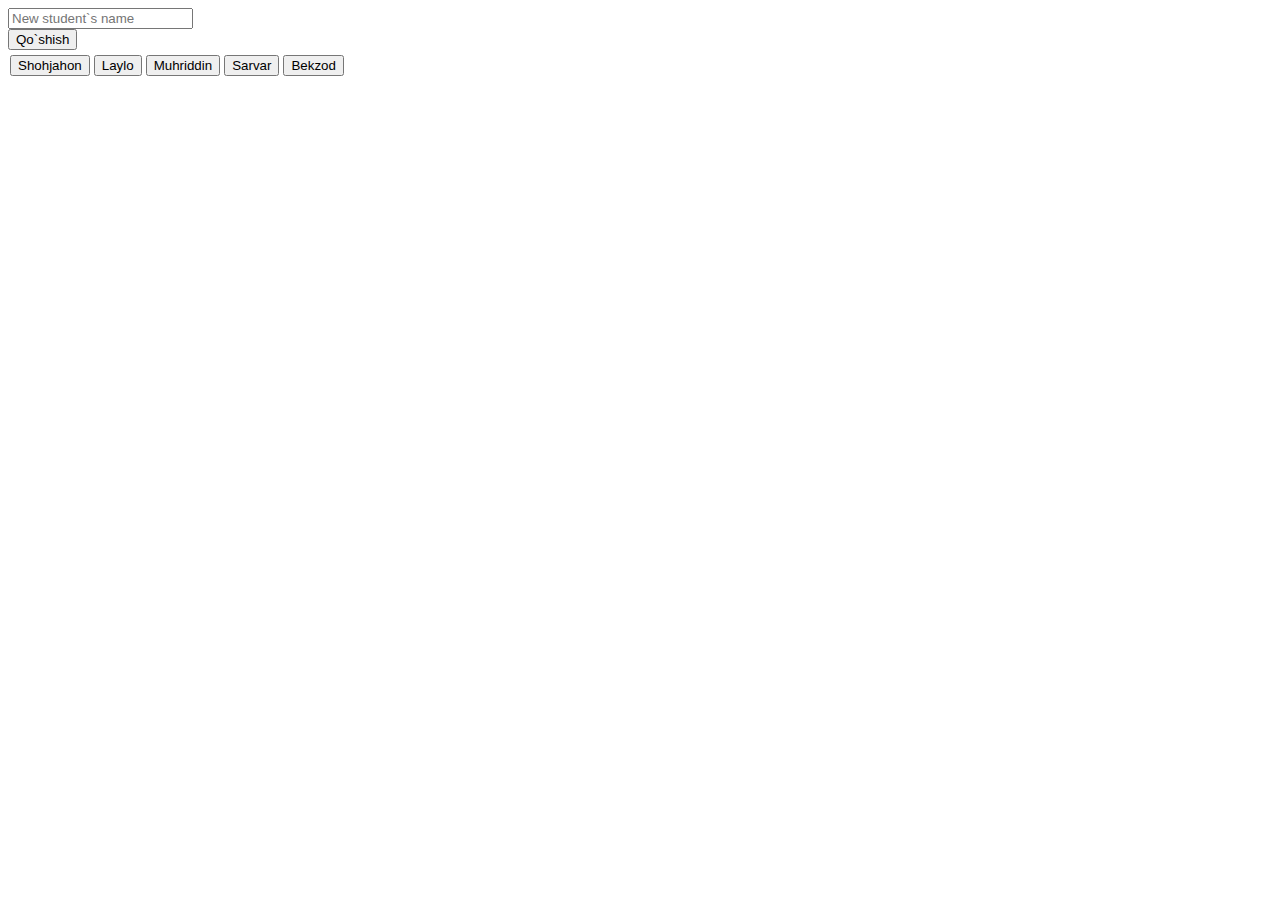
<file: GULSANAM(2)/gulsanam/js_darslari/index.html>
<!DOCTYPE html>
<html lang="en">
<head>
    <meta charset="UTF-8">
    <meta name="viewport" content="width=device-width, initial-scale=1.0">
    <title></title>
</head>
<body>
    <div>
        <input type="text" id="studentName" value="" placeholder="New student`s name"><br>
        <button onclick="addStudent()">Qo`shish</button>
        <div id="studentBox"></div>
    </div>
    <script src="./main.js"></script>
</body>
 </html>
</file>
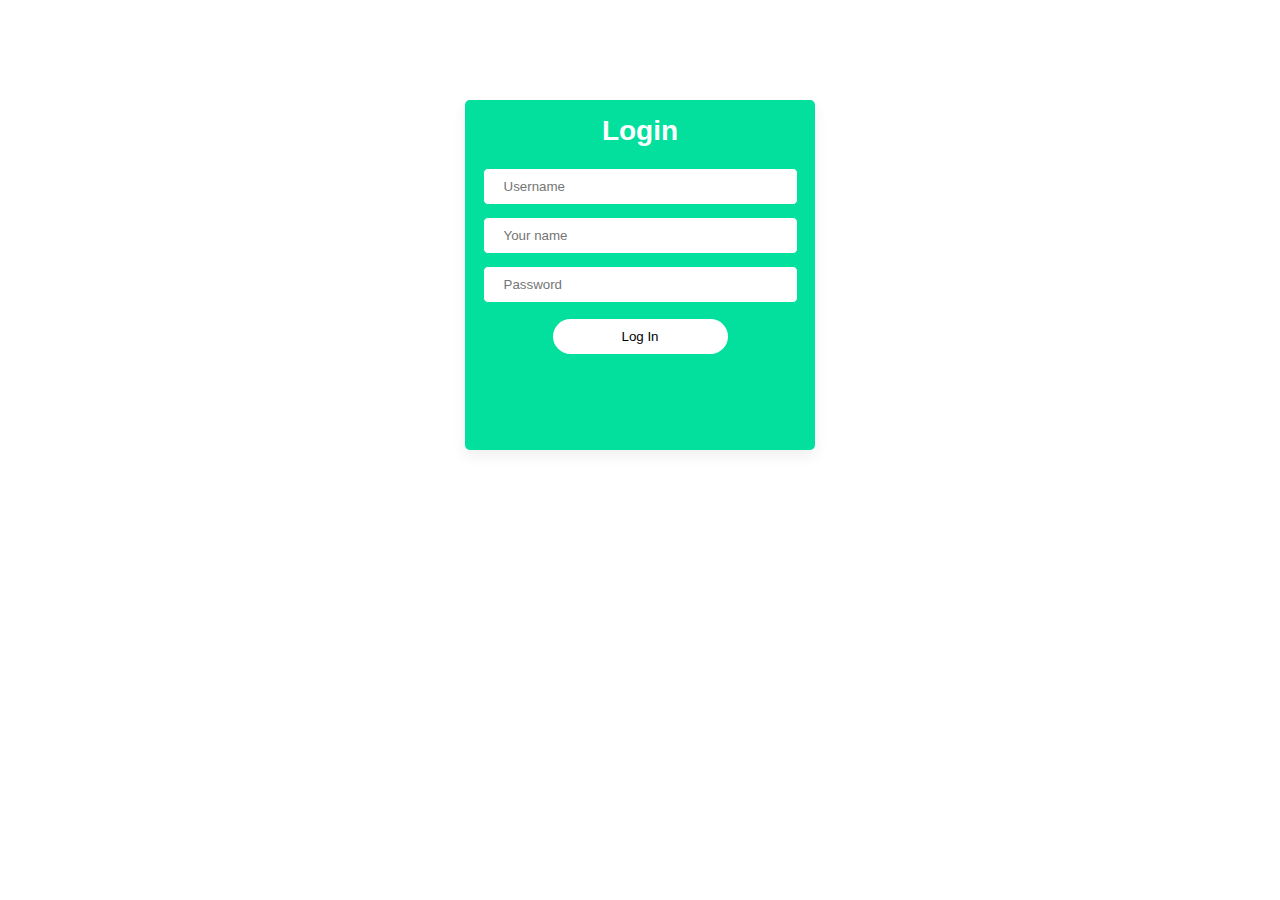
<file: GULSANAM(2)/gulsanam/login/index.html>
<!DOCTYPE html>
<html lang="en">
<head>
    <meta charset="UTF-8">
    <meta name="viewport" content="width=device-width, initial-scale=1.0">
    <title>Login</title>
    <style>
        *{
            margin: 0;
            padding: 0;
            box-sizing: border-box;
        }
        .container{
            width: 100%;
            height: 100vh;
            display: flex;
            flex-direction: column;
            align-items: center;
        }

        .form-box{
            width: 350px;
            height: 350px;
            margin-top: 100px;
            background: #03e09d;
            border: none;
            border-radius: 5px;
            box-shadow: 0 6px 15px #efefef;
            display: flex;
            flex-direction: column;
            align-items: center;
            text-align: center;
        
        }

        .title{
            font-size: 28px;
            color: #ffffff;
            margin: 15px auto;
            font-family: sans-serif;
        }

        .info-box{
            width: 90%;
            margin: 6px 5%;
            display: flex;
            justify-content: center;
            align-items: center;
        }

        input {
            width: 100%;
            padding: 10px 20px;
            border: 1px solid #03e09d;
            outline: none;
            border-radius: 5px;
        }

        .login-btn{
            padding: 10px 20px;
            background: white;
            border: none;
            border-radius: 30px;
            outline: none;
            width: 50%;
            margin-top: 10px;
            cursor: pointer;
            display: flex;
            align-items: center;
            justify-content: center;
        }

.loader {
  width: 15px;
  margin: auto 5px;
  padding: 2px;
  aspect-ratio: 1;
  border-radius: 50%;
  background: #25b09b;
  --_m: 
    conic-gradient(#0000 10%,#000),
    linear-gradient(#000 0 0) content-box;
  -webkit-mask: var(--_m);
          mask: var(--_m);
  -webkit-mask-composite: source-out;
          mask-composite: subtract;
  animation: l3 1s infinite linear;
}
@keyframes l3 {to{transform: rotate(1turn)}}
.hidden{
    display: none;
}
    </style>
</head>
<body>
    <div class="container">
        <form action="" class="form-box">
            <h1 class="title">Login</h1>

            <div class="info-box">
                <input type="text" id="username" name="username" placeholder="Username">
            </div>
            <div class="info-box">
                <input type="text" id="ism" name="ism" placeholder="Your name">
            </div>
            <div class="info-box">
                <input type="password" id="password" name="password" placeholder="Password">
            </div>
            <button class="login-btn">Log In
                <div class="loader hidden"></div>
            </button>
        </form>
        <p id="notify" style="margin-top: 10px; color: red;"></p>
    </div>

    <script>
        var form = document.querySelector('form');
        var loader = document.querySelector('.loader')
        var notify = document.querySelector('#notify')

        form.onsubmit = (e) => {
            e.preventDefault();
            var username = document.querySelector('#username').value
            var ism = document.querySelector('#ism').value
            var password = document.querySelector('#password').value

            if(!username  || !password){
                notify.innerText = "Barcha maydon to'ldirilishi shart!"
                return
            }

            loader.classList.remove('hidden')

            if(username === "prouser"  && Number(password) === 12345678){

                var userData = {
                    ism: ism,
                    isLoggedIn: true
                }

                  localStorage.setItem('user', JSON.stringify(userData))
                setTimeout(() => {
                    window.location.href="./home.html"

                }, 1000)

            }
            else{
               notify.innerText = "Parol yoki username xato!"
                loader.classList.add('hidden')
            }
        
        }    

    </script>
</body>
</html>
</file>
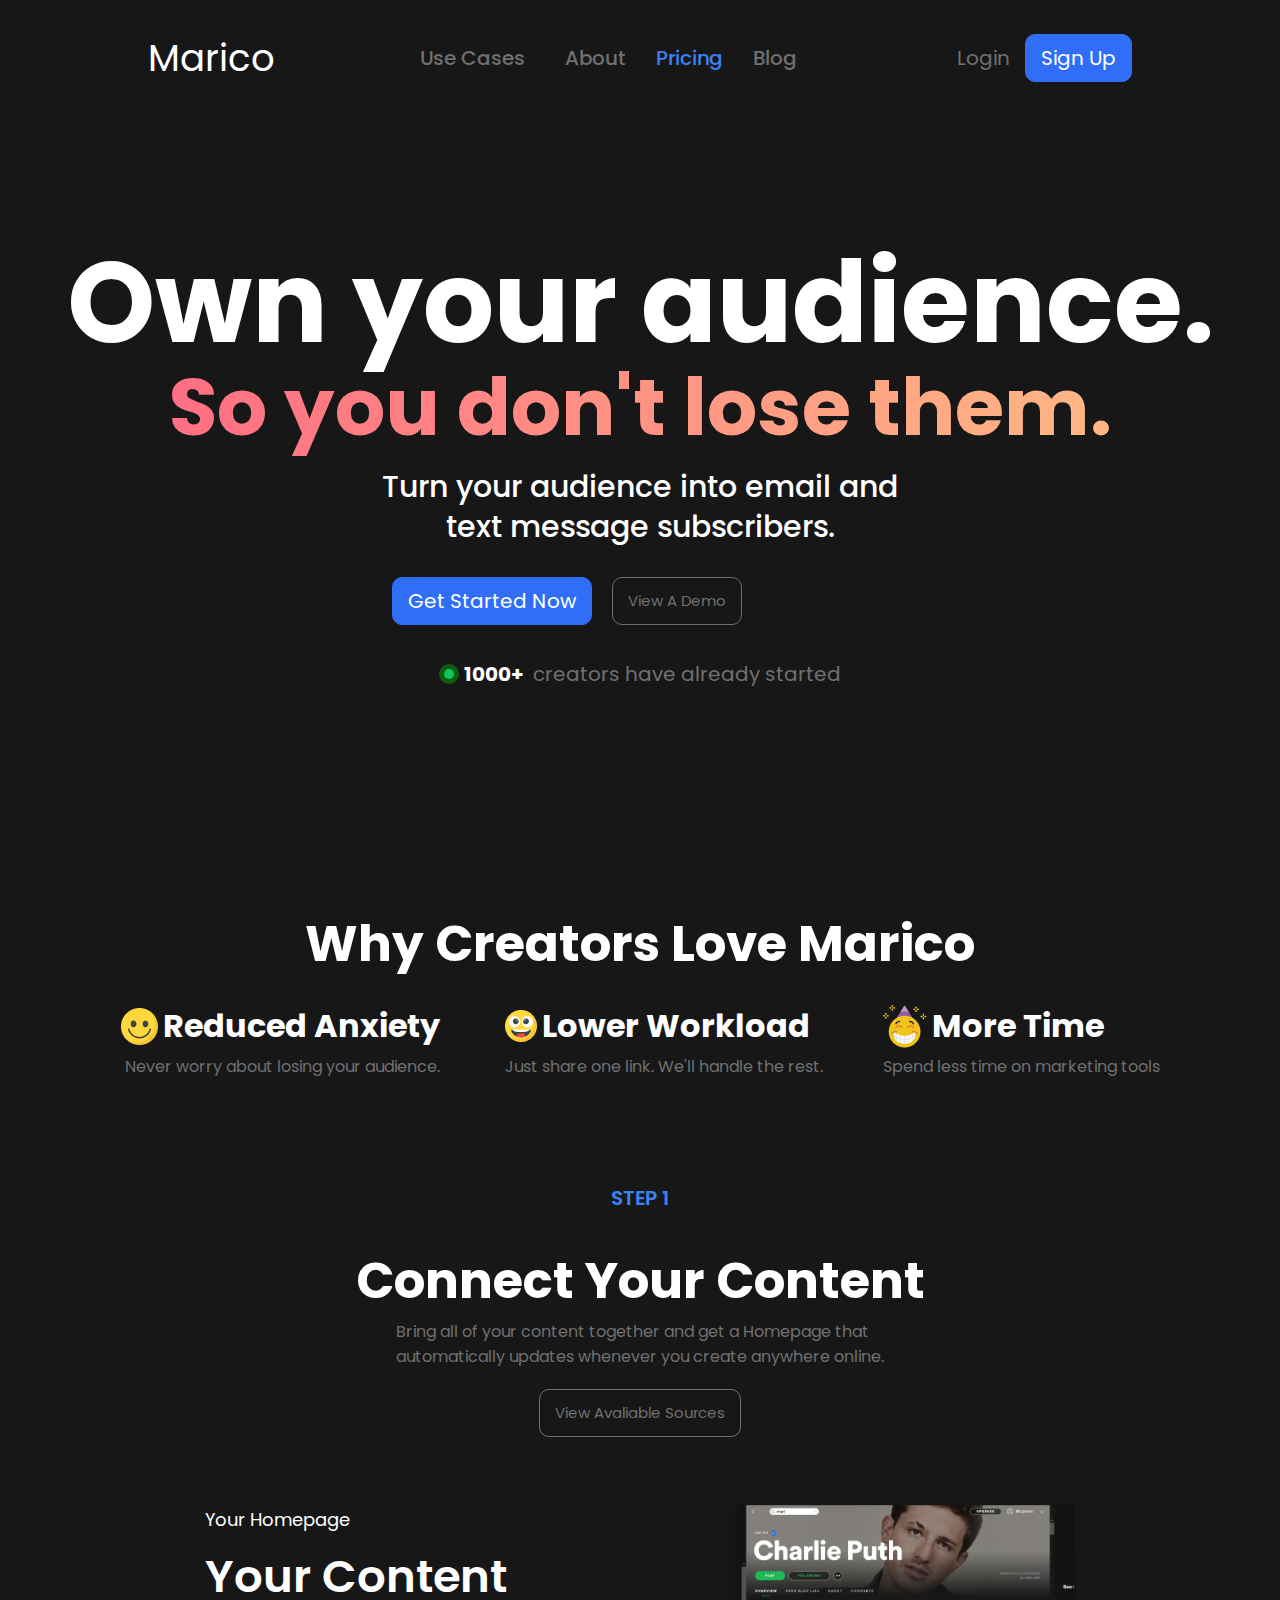
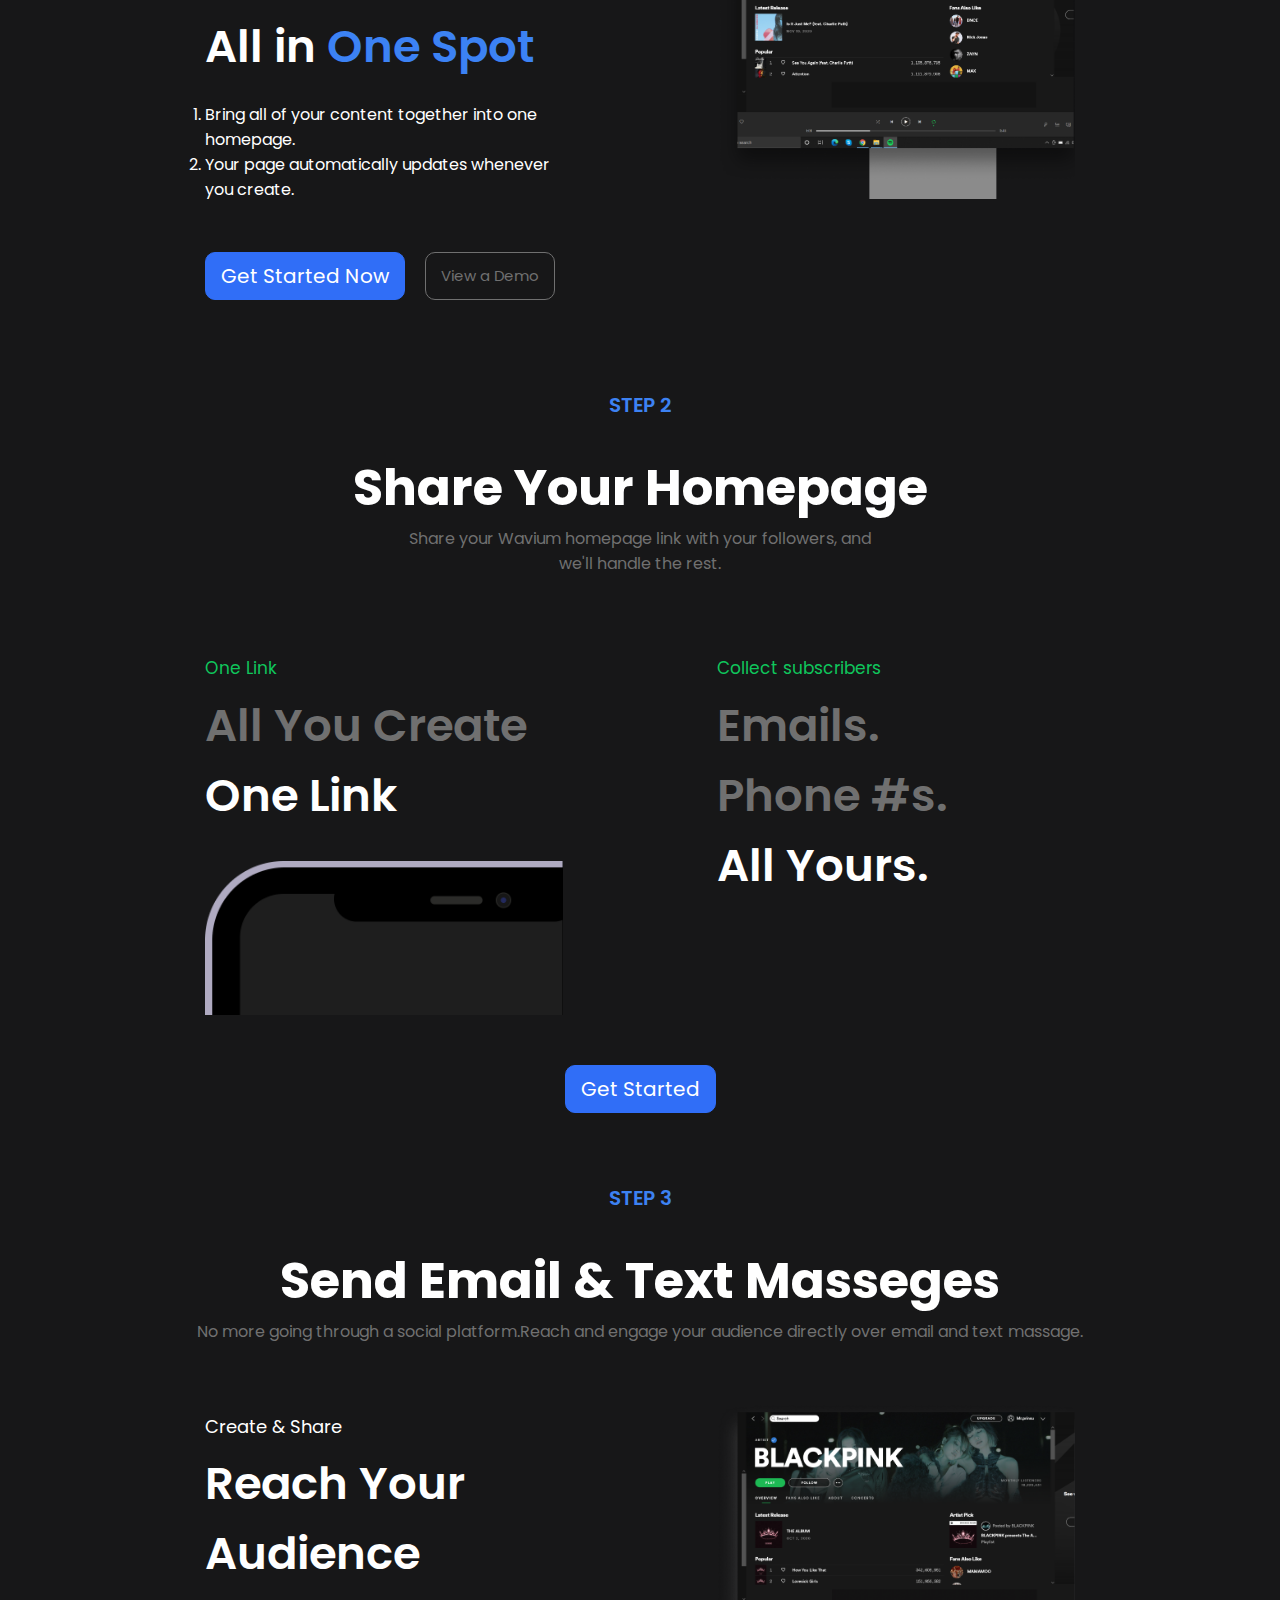
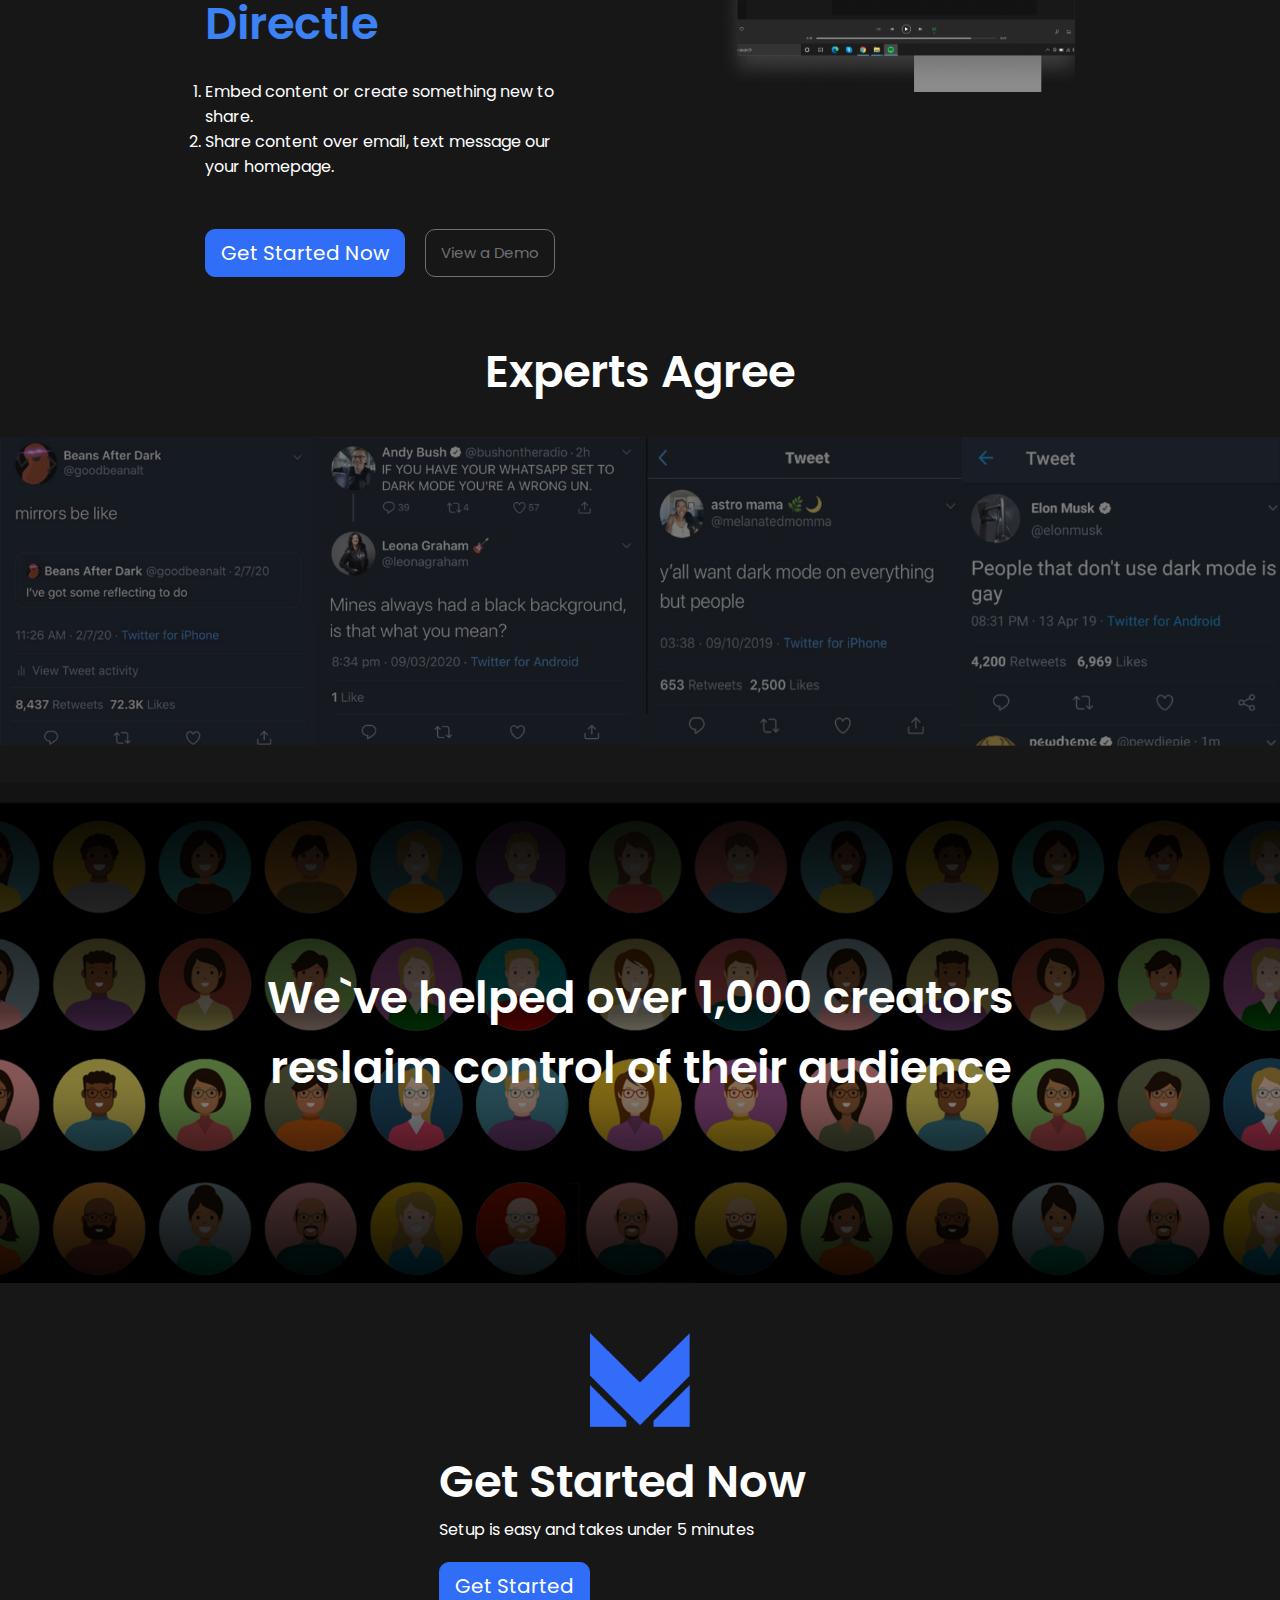
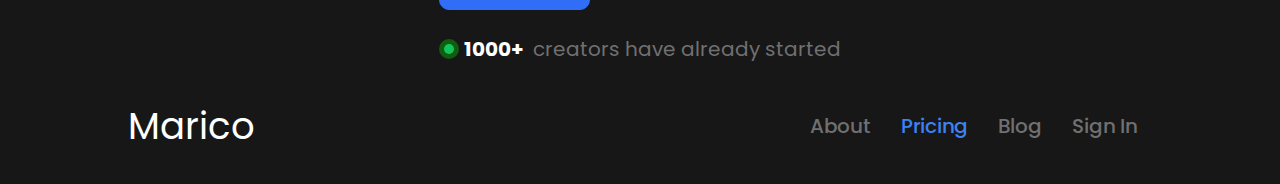
<file: GULSANAM(2)/gulsanam/marico/index.html>
<!DOCTYPE html>
<html>
<head>
	<meta charset="utf-8">
	<meta name="viewport" content="width=device-width, initial-scale=1">
	<link rel="stylesheet" type="text/css" href="./style.css">
	<link rel="preconnect" href="https://fonts.googleapis.com">
<link rel="preconnect" href="https://fonts.gstatic.com" crossorigin>
<link href="https://fonts.googleapis.com/css2?family=Poppins:ital,wght@0,100;0,200;0,300;0,400;0,500;0,600;0,700;0,800;0,900;1,100;1,200;1,300;1,400;1,500;1,600;1,700;1,800;1,900&display=swap" rel="stylesheet">
<link rel="stylesheet" href="https://cdnjs.cloudflare.com/ajax/libs/font-awesome/6.5.1/css/all.min.css" integrity="sha512-DTOQO9RWCH3ppGqcWaEA1BIZOC6xxalwEsw9c2QQeAIftl+Vegovlnee1c9QX4TctnWMn13TZye+giMm8e2LwA==" crossorigin="anonymous" referrerpolicy="no-referrer" />
	<title>Marico WebPage</title>
</head>
<body>
<header class="navbar">
	<a class="logo" href="#">Marico</a>
	<ul class="menu">
		<li class="menu-item">
			<a class="menu-link" href="#">Use Cases</a>
			<i class="fa fa-chevron-down mx-1"></i>
		</li>
		<li class="menu-item">
			<a class="menu-link" href="#">About</a>
		</li>
		<li class="menu-item">
			<a class="menu-link active" href="#">Pricing</a>
		</li>
		<li class="menu-item">
			<a class="menu-link" href="#">Blog</a>
		</li>
	</ul>

	<div class="buttons">
		<button class="btn dark">Login</button>
		<button class="btn primary">Sign Up</button>
	</div>
</header>

<section class="hero-section">

	<div class="hero-headline">
	<h1 class="hero-text">Own your audience.</h1>
	<h2 class="hero-text">So you don't lose them.</h2>
    </div>

	<div>
		<p class="text-small">Turn your audience into email and<br>
text message subscribers.</p>
     
     <div class="buttons my-3">
     	<button class="btn mx-2 w-6 primary">Get Started Now</button>
     	<button class="btn btn-outline w-6 mx-2">View A Demo</button>
     </div>
     
	  <div class="icon-text">
	     <div class="round-parent">
	     	<div class="round-child"></div>
	     </div>
	     <p>
	     	<span class="bold mx-1">1000+</span>
	     	creators have already started
	     </p>

	  </div>

	</div>

</section>

<section class="section-2">
	<div class="text-healine">
		<h1>Why Creators Love Marico</h1>

		<div class="reasons">
		<div class="why-reasion">
			<div class="emoji-text">
			<img src="./images/Smile_emoji.png">
			<h1 class="mx-1">Reduced Anxiety</h1>
		    </div>
			<p>Never worry about losing your audience.</p>
		</div>
		<div class="why-reasion">
			<div class="emoji-text">
			<img src="./images/Happy_emoji.png">
			<h1 class="mx-1">Lower Workload</h1>
		    </div>
			<p>Just share one link. We'll handle the rest.</p>
		</div>
		<div class="why-reasion">
			<div class="emoji-text">
			<img src="./images/Party_emoji.png">
			<h1 class="mx-1"> More Time</h1>
		    </div>
			<p>Spend less time on marketing tools</p>
		</div>
	</div>

	</div>
</section>

<section class="step-1">
	<div class="text-healine">
		<p class="text-step">STEP 1</p>
		<h1>Connect Your Content</h1>
		<p class="text-gray">Bring all of your content together and get a Homepage that<br>automatically updates whenever you create anywhere online.</p>
		<button class="my-2 btn btn-outline">View Avaliable Sources</button>
	</div>

</section>

<section class="step-2">
	
	<div class="col">
		<p class="home-text">Your Homepage</p>
		<div class="text-box">
			<h1 class="content">
				Your Content
			</h1>
			<h1 class="content">All in <span class="text-blue">One Spot</span></h1>
		</div>
		<ol class="list">
			<li>Bring all of your content together into one homepage.</li>
			<li>Your page automatically updates whenever you create.</li>
		</ol>

		<div class="buttons my-3">
			<button class="btn primary mr-1">Get Started Now</button>
			<button class="btn btn-outline ml-1">View a Demo</button>
		</div>

	</div>

	<div class="col">
		<img src="./images/Screen.png">
	</div>

</section>

<section class="step-2 my-3">
	<div class="text-healine">
		<p class="text-step">STEP 2</p>
		<h1>Share Your Homepage</h1>
		<p class="text-gray text-center">Share your Wavium homepage link with your followers, and <br>we'll handle the rest.</p>
	</div>
</section>
<section class="my-3">
	<div class="step-2">
	<div class="col">
		<p class="text-green">One Link</p>
		<div class="text-box">
			<h1 class="content text-gray">All You Create</h1>
			<h1 class="content">One Link</h1>
	   </div>
	<img src="./images/Mobile_body.png" class="my-3">
</div>
	<div class="col">
			<p class="text-green">Collect subscribers</p>
		<div class="text-box">
			<h1 class="content text-gray">Emails.<br>
			Phone #s.
		</h1>
			<h1 class="content">All Yours.</h1>
		</div>
	</div>
	</div>
	<div class="my-2 flex justify-center">
	<button class="btn primary">Get Started</button>
	</div>
</section>
<section class="step-2 my-3">
	<div class="text-healine">
		<p class="text-step">STEP 3</p>
		<h1>Send Email & Text Masseges</h1>
		<p class="text-gray text-center">No more going through a social platform.Reach and engage your audience directly over email and text massage.</p>
	</div>
	</section>
	<section class="step-2">
	
		<div class="col">
			<p class="home-text">Create & Share</p>
			<div class="text-box">
				<h1 class="content">
				   Reach Your
				</h1>
				<h1 class="content">Audience <span class="text-blue">Directle</span></h1>
			</div>
			<ol class="list">
				<li>Embed content or create something new to share.</li>
				<li>Share content over email, text message our your homepage.</li>
			</ol>
	
			<div class="buttons my-3">
				<button class="btn primary mr-1">Get Started Now</button>
				<button class="btn btn-outline ml-1">View a Demo</button>
			</div>
	
		</div>
	
		<div class="col">
			<img src="./images/Screen_2.png">
		</div>
	
	</section>
	<section class="my-3 experts">
		<h1 class="content text-center text-white">Experts Agree</h1>
		<img src="./images/Image.png"class="w-100"style="margin-top:30px;">
	</section>

	<section class="my-3 audience flex items-center justify-center">
		<h1 class="content text-center text-white">We`ve helped over 1,000 creators <br> reslaim control of their audience </h1>
		
	</section>
	<section class="my-3 flex flex-col items-center justify-center">
    <img class="my-2" src="./images/Logo.png" width="100px">
   
     <div>
		<h1 class="content text-white">Get Started Now</h1>
		<p class="text-white">Setup is easy and takes under 5 minutes</p>
		<div>
		<button class="my-2 btn primary">Get Started</button>
		</div>
		<div class="icon-text">
			<div class="round-parent">
				<div class="round-child"></div>
			</div>
			<p>
				<span class="bold mx-1">1000+</span>
				creators have already started</p>
	 </div>
	</section>
	<footer class="flex items-center justify-between">
	<a class="logo" href="#">Marico</a>
	<ul class="menu">
		
		</li>
		<li class="menu-item">
			<a class="menu-link" href="#">About</a>
		</li>
		<li class="menu-item">
			<a class="menu-link active" href="#">Pricing</a>
		</li>
		<li class="menu-item">
			<a class="menu-link" href="#">Blog</a>
		</li>
		<li class="menu-item">
			<a class="menu-link" href="#">Sign In</a>
		</li>
	</ul>
	</footer>
</body>
</html>
</file>
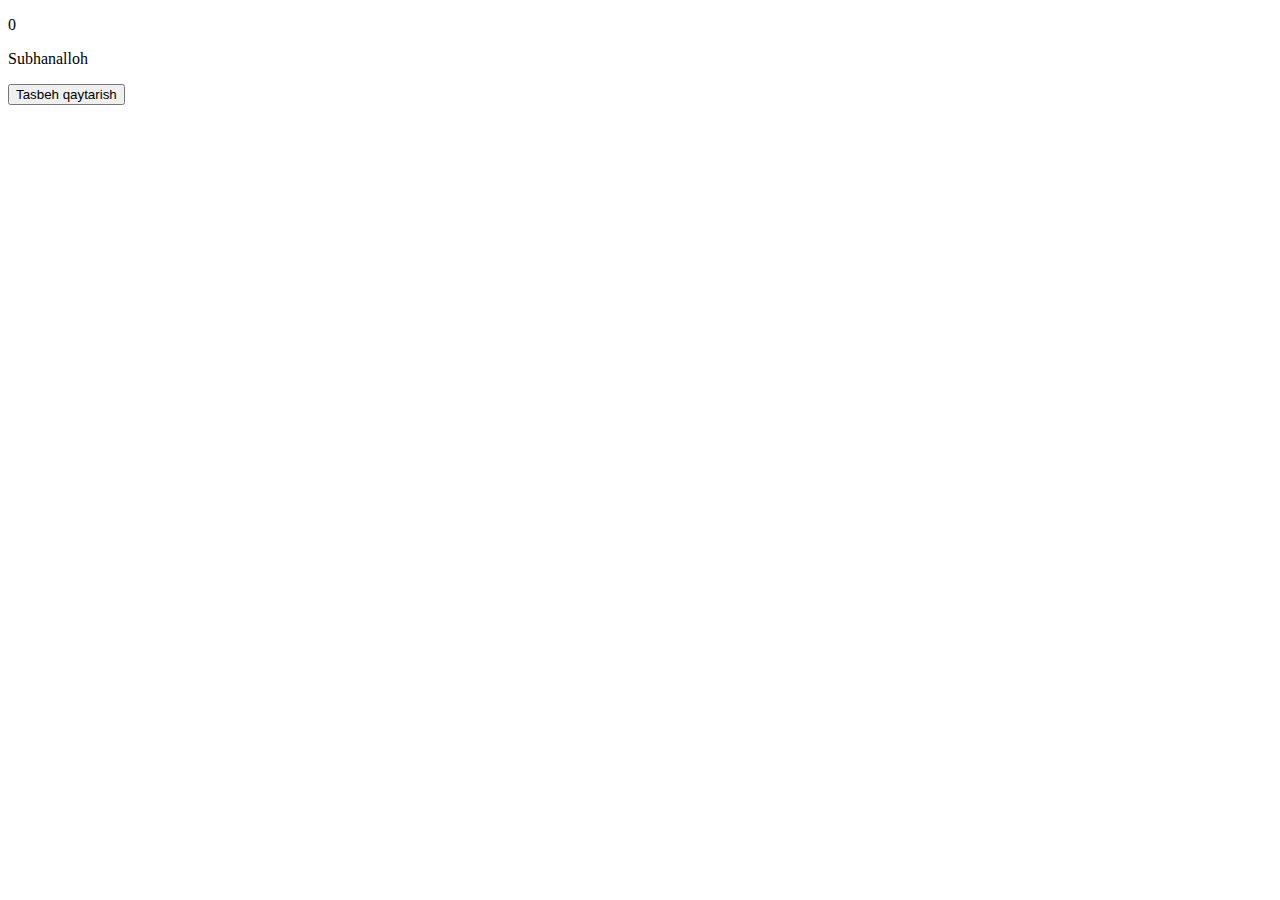
<file: GULSANAM(2)/gulsanam/js_darslari/date/index.html>
<!DOCTYPE html>
<html lang="en">
<head>
    <meta charset="UTF-8">
    <meta name="viewport" content="width=device-width, initial-scale=1.0">
    <title>Js Date (Sana)</title>
</head>
<body>
    <p id="sana"></p>
    <p id="tasbehNomi"></p>
    <button onclick="incFunc()">Tasbeh qaytarish</button>

    <script>
        /*
        var sana = new Date()
        var yil = sana.getFullYear()
        var oy = sana.getMonth()
        var kun = sana.getDate()
        var soat = sana.getHours()
        var daqiqa = sana.getMinutes()
        var soniya = sana.getSeconds()
        var millisoniya = sana.getMilliseconds()
        document.getElementById('sana').innerHTML= `${yil}-${oy+1}-${kun} <br> ${soat}:${daqiqa}:${soniya}:${millisoniya}
        `
        */


        //Increment (++) - ko`payib borish
        //Decrement (--) - kamayib borish

        var tasbehSoni = 0;
        var tasbehNomi = "Subhanalloh"
        document.getElementById('sana').innerText= tasbehSoni
        var nomi = document.getElementById('tasbehNomi') 
        nomi.innerText = tasbehNomi
        
        function incFunc(){
            if(tasbehSoni < 33){
                tasbehSoni++
            document.getElementById('sana').innerText= tasbehSoni
            }
            else if(tasbehSoni=== 33 || tasbehSoni< 66){
                tasbehSoni++
                document.getElementById('sana').innerText= tasbehSoni
                nomi.innerText ="Alhamdulillah"
            }
            else if(tasbehSoni === 66 || tasbehSoni < 99){

                tasbehSoni++
                document.getElementById('sana').innerText= tasbehSoni
                nomi.innerText ="Allohu Akbar"
            }
            else if(tasbehSoni === 99){
                var javob = confirm ('Qayta sanaysizmi?')
                if (javob){
                    tasbehSoni = 0
                    document.getElementById('sana').innerText= tasbehSoni
                nomi.innerText = tasbehNomi
            
                     return
                }
            }
        }
    </script>
</body>
</html>
</file>
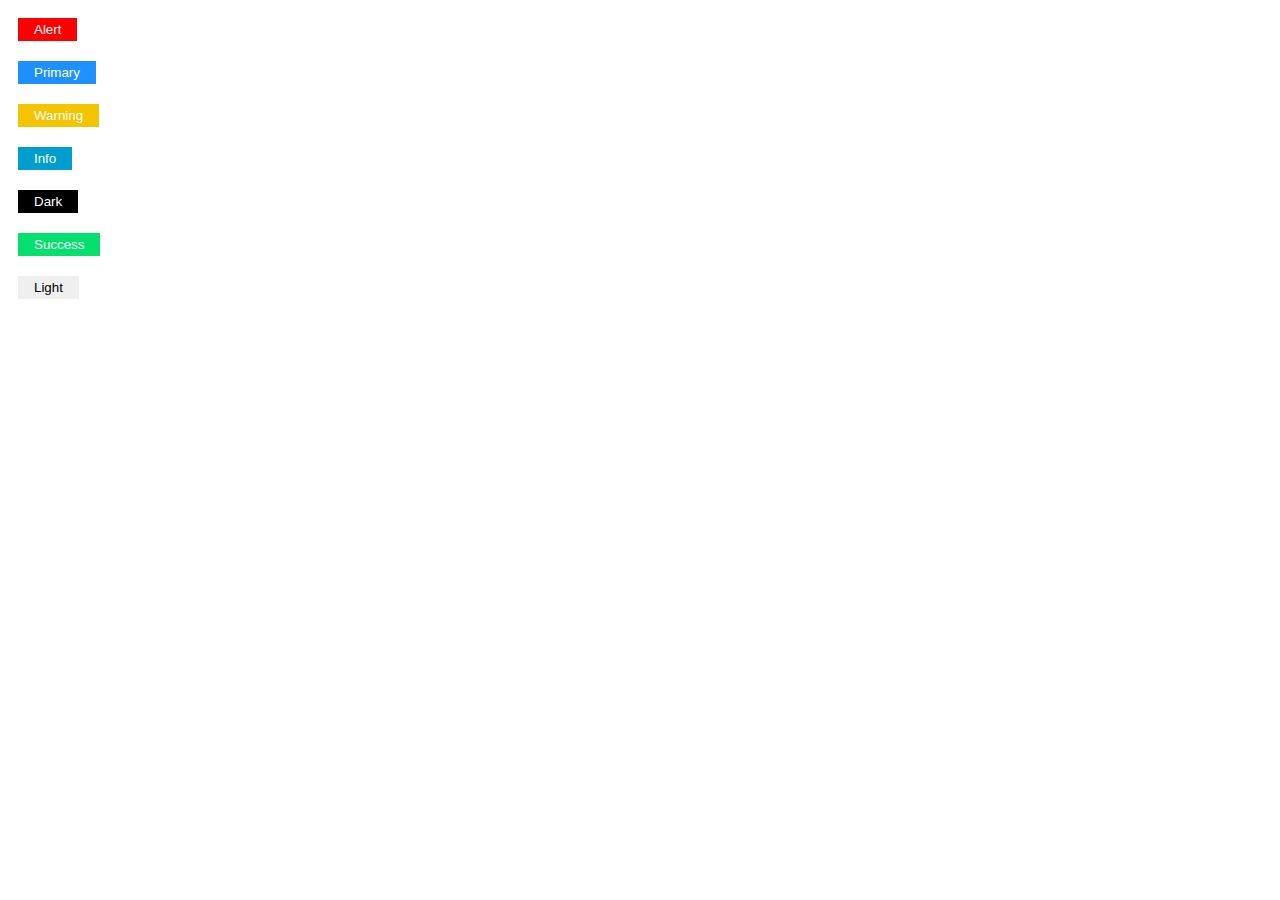
<file: GULSANAM(2)/gulsanam/button.html>
<!DOCTYPE html>
<html lang="en">
<head>
    <meta charset="UTF-8">
    <meta name="viewport" content="width=device-width, initial-scale=1.0">
    <title>Buttons</title>
    <style>
        .btn{
            padding: 4px 16px;
            border: none;
            margin: 10px;
        }
        .btn-alert{
            color: white;
            background-color: red;
        }
        .btn-primary{
            color: white;
            background-color: dodgerblue;
        }
        .btn-info{
            color: white;
            background-color: #009ece;
        }
        .btn-dark{
            color: white;
            background-color: #000000;
        }
        .btn-warning{
            color: white;
            background-color: #f5c400;
        }
        .btn-success{
            color: white;
            background-color: #04df6e;
        }
        .alert{
            width: 40%;
            background: #d3d3d3;
            text-align: center;
            padding: 5px;
            border-radius: 4px;
            position: absolute;
            top: 20px;
            left: 50%;
            transform: translate(-50%, -50%);
            display: none;
        }
        .alert > p{
            font-size: 13px;
        }
        .hidden{
            display: none;
        }
        .block{
            display: block;
        }
        .alert-danger{
            background-color: #ff0000;
            color: white;
        }
        
        .alert-primary{
            background-color: dodgerblue;
            color: white;
        }
        .alert-info{
            color: white;
            background-color: #009ece;
        }
        .alert-dark{
            color: white;
            background-color: #000000;
        }
        .alert-warning{
            color: white;
            background-color: #f5c400;
        }
        .alert-success{
            color: white;
            background-color: #04df6e;
        }

        .fade-in{
            animation-name: fade-in;
            animation-duration: .5s;
            animation-iteration-count: 1;
            animation-timing-function: ease;
            transition: .5s;
        } 
         @keyframes fade-in{
        0%{
            opacity: 0;
        }
        100%{
            opacity: 1;
        }
    }
    
  
    
    </style>
</head>
<body>
    <div class="alert">
        <p>Bu alert modal</p>
    </div>

    <div>
        <button class="btn btn-alert">Alert</button>
    </div>
    <div>
        <button class="btn btn-primary">Primary</button>
    </div>
    <div>
        <button class="btn btn-warning">Warning</button>
    </div>
    <div>
        <button class="btn btn-info">Info</button>
    </div>
    <div>
        <button class="btn btn-dark">Dark</button>
    </div>
    <div>
        <button class="btn btn-success">Success</button>
    </div>
    <div>
        <button class="btn btn-light">Light</button>
    </div>
    <script>
        var alertBtn = document.querySelector('.btn-alert')
        var primaryBtn = document.querySelector('.btn-primary')
        var infoBtn = document.querySelector('.btn-info')
        var warningBtn = document.querySelector('.btn-warning')
        var successBtn = document.querySelector('.btn-success')
        var darkBtn = document.querySelector('.btn-dark')
        var lightBtn = document.querySelector('.btn-light')
        var alertModal = document.querySelector('.alert')
        
        alertBtn.onclick = () =>{
            alertModal.classList.add('block')
            alertModal.classList.add('alert-danger')
            alertModal.classList.add('fade-in')
            
        if(alertModal.classList.contains('block')){
            setTimeout(() => {
                alertModal.classList.remove('block')
                alertModal.classList.add('hidden')
                alertModal.classList.remove('alert-danger')
            },2000)
            }
        }


        primaryBtn.onclick = () =>{
            alertModal.classList.add('block')
            alertModal.classList.add('alert-primary')
            alertModal.classList.add('fade-in')
            
        if(alertModal.classList.contains('block')){
            setTimeout(() => {
                alertModal.classList.remove('block')
                alertModal.classList.add('hidden')
                alertModal.classList.remove('alert-primary')
            },2000)
            }
        }


        infoBtn.onclick = () =>{
            alertModal.classList.add('block')
            alertModal.classList.add('alert-info')
            alertModal.classList.add('fade-in')
            
        if(alertModal.classList.contains('block')){
            setTimeout(() => {
                alertModal.classList.remove('block')
                alertModal.classList.add('hidden')
                alertModal.classList.remove('alert-info')
            },2000)
            }
        }

       warningBtn.onclick = () =>{
            alertModal.classList.add('block')
            alertModal.classList.add('alert-warning')
            alertModal.classList.add('fade-in')
            
        if(alertModal.classList.contains('block')){
            setTimeout(() => {
                alertModal.classList.remove('block')
                alertModal.classList.add('hidden')
                alertModal.classList.remove('alert-warning')
            },2000)
            }
        }
        darkBtn.onclick = () =>{
            alertModal.classList.add('block')
            alertModal.classList.add('alert-dark')
            alertModal.classList.add('fade-in')
            
        if(alertModal.classList.contains('block')){
            setTimeout(() => {
                alertModal.classList.remove('block')
                alertModal.classList.add('hidden')
                alertModal.classList.remove('alert-dark')
            },2000)
            }
        }

       successBtn.onclick = () =>{
            alertModal.classList.add('block')
            alertModal.classList.add('alert-success')
            alertModal.classList.add('fade-in')
            
        if(alertModal.classList.contains('block')){
            setTimeout(() => {
                alertModal.classList.remove('block')
                alertModal.classList.add('hidden')
                alertModal.classList.remove('alert-success')
            },2000)
            }
        }
        
       lightBtn.onclick = () =>{
            alertModal.classList.add('block')
            alertModal.classList.add('alert-light')
            alertModal.classList.add('fade-in')
            
        if(alertModal.classList.contains('block')){
            setTimeout(() => {
                alertModal.classList.remove('block')
                alertModal.classList.add('hidden')
                alertModal.classList.remove('alert-light')
            },2000)
            }
        }
    </script>
</body>
</html>
</file>
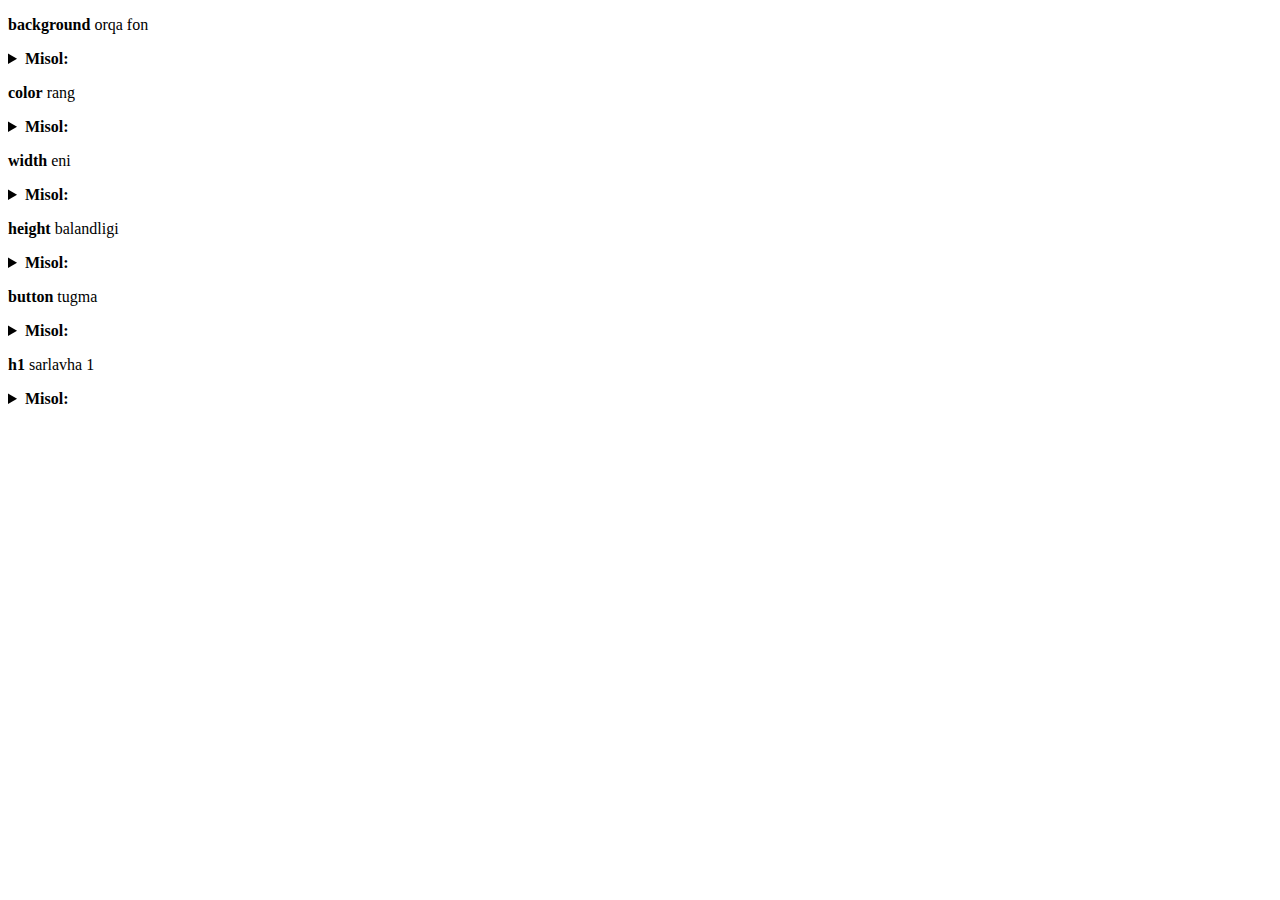
<file: GULSANAM(2)/gulsanam/dic.html>
<!DOCTYPE html>
<html lang="en">
<head>
    <meta charset="UTF-8">
    <meta name="viewport" content="width=device-width, initial-scale=1.0">
    <title></title>
</head>
<body>
    <div id="data"></div>

    <script>
        var parentEl = document.querySelector('#data')
        let dataBody = ''
        async function getData(){
            const res = await fetch('./dictionary.json')
            const datas = await res.json()
            for(let data of datas){
            console.log(data)
            dataBody +=`
            <div style="margin-bottom: 10px">
                <p><b>${data.word}</b> ${data.tarjima}</p>
                <details>
                    <summary><b>Misol:</b></summary>
                    <code style="color:red">${data.example.split('\n').join('<br>')}</code>
                    </details>
                    </div>
            `
        }
      parentEl.innerHTML = dataBody
    }
        getData()
    </script>
</body>
</html>
</file>
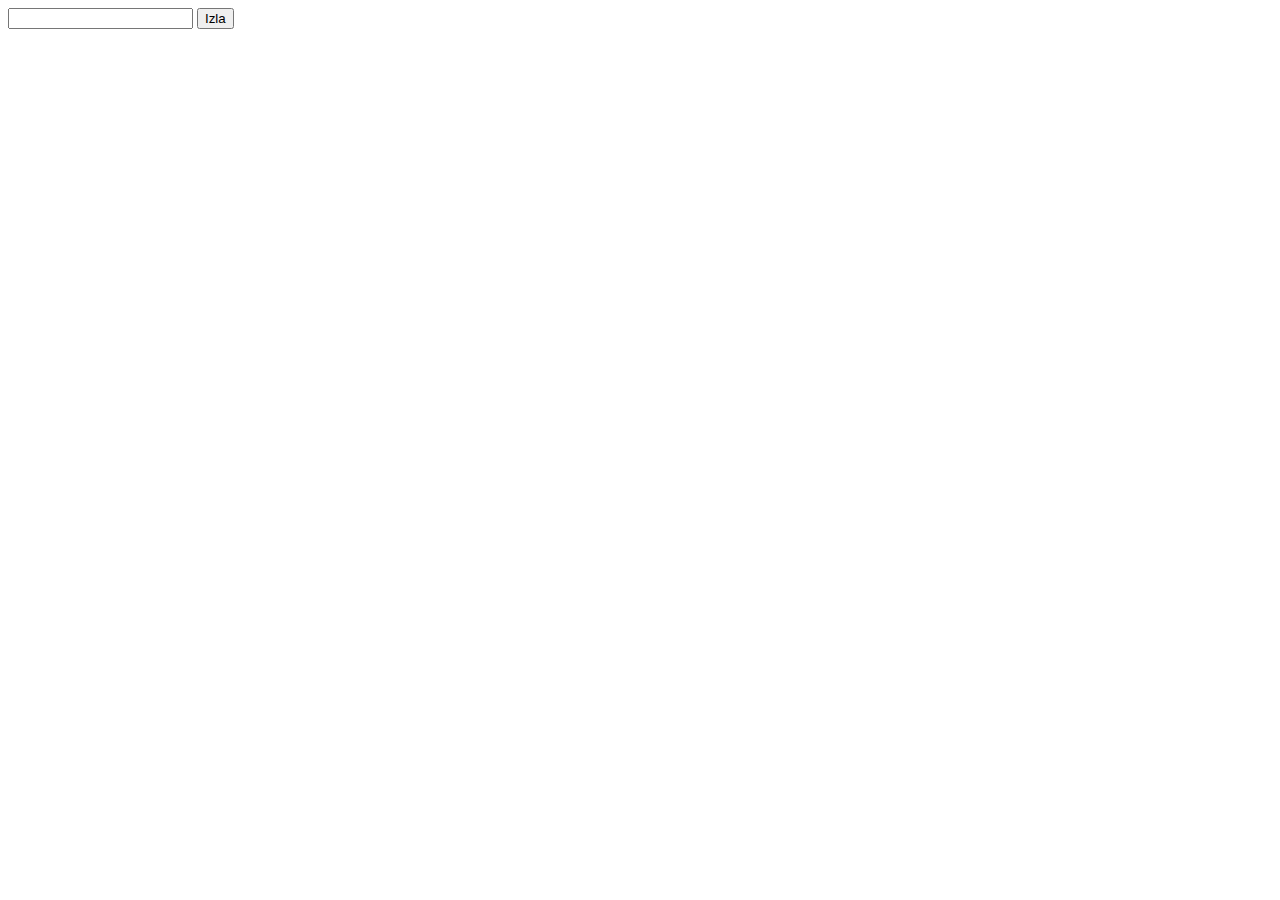
<file: GULSANAM(2)/gulsanam/dictionary.html>
<!DOCTYPE html>
<html lang="en">
<head>
    <meta charset="UTF-8">
    <meta name="viewport" content="width=device-width, initial-scale=1.0">
    <title>Lug`at</title>
</head>
<body>
    <input type="text" id="word">
    <button id="izlaBtn">Izla</button>
    <div id="result"></div>
    <script>
        
        

        var btn = document.getElementById('izlaBtn')
        var result = document.getElementById('result')

        var words = {
            friend: "do`st",
            family: "oila",
            road: "yo`l",
            human: "inson",
            pen: "ruchka",
            honey: "pul"
        }
        btn.onclick = () => {
            var searchWord = document.getElementById('word')
            var targetWord = searchWord.value.toLowerCase()
            if(words.hasOwnProperty(targetWord)){
                result.innerHTML =`<b>${targetWord}</b> - <i> ${words[targetWord]}`
               
            }
            else{
                result.innerHTML ="So`z topilmadi!"
            }
        }
        document.getElementById('word').oninput = () =>{
            result.innerHTML = ''
        }

    </script>
</body>
</html>
</file>
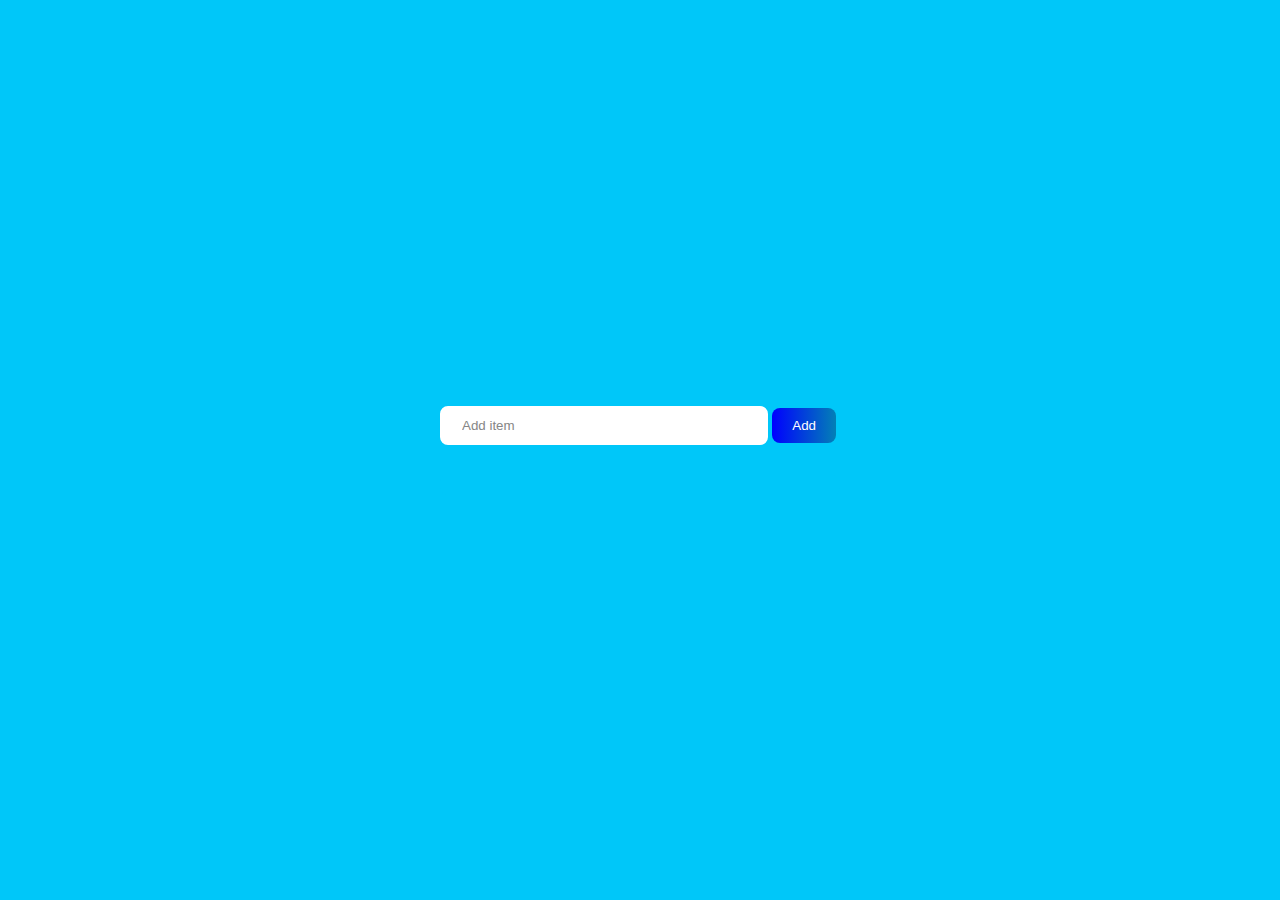
<file: GULSANAM(2)/gulsanam/list.html>
<!DOCTYPE html>
<html lang="en">
<head>
    <meta charset="UTF-8">
    <meta name="viewport" content="width=device-width, initial-scale=1.0">
    <title></title>
    <style>
        *{
    background-color: rgb(0, 199, 249);
    margin: 0;
    padding: 0;
    box-sizing: border-box;
}
.completed{
    text-decoration: line-through;
}
.container{
    width: 100%;
    display: flex;
    flex-direction: column;
    justify-content: center;
    align-items: center;
    height: 100vh;
}
.header{
    width: 400px;
    display: flex;
    justify-content: center;
    align-items: center;
}
.header >input{
    width: 100%;
    border: 2px solid white;
    padding: 10px 20px;
    background-color: white;
    border-radius: 8px;
    outline: none;
    color: #292929;
}
.header > input::placeholder{
    color: #868686;
}
.header > button{
    border: none;
    padding: 10px 20px;
    border-radius: 8px;
    margin: auto 4px;
    color: white;
    background: linear-gradient(90deg, #0000ff, #0380b6);
    outline: none;
}
.items{
    width: 400px;
    margin-top: 30px;
    padding: 10px;
    border-radius: 8px;
}
ul{
    width: 100%;
    list-style: none;
    display: flex;
    justify-content: center;
    align-items: center;
    flex-direction: column;                             
}
.deleteBtn{
    padding: 6px;
    background-color: red;
    color: white;
    border: none;
    border-radius: 2px;
}
.li{
    width: 100%;
    display: flex;
    justify-content: space-between;
    align-items: center;
    background-color: white;
    margin: 5px auto;
    padding: 5px;
    border-radius: 2px;
    font-size: 18px;
}
    </style>
</head>
<body>
    <div class="container">
        <div class="header">
            <input type="text" id="to-do-item" placeholder="Add item">
            <button id="addItem">Add</button>
        </div>
        <div class="items">
            <ul>




            </ul>
        </div>
    </div>
    <script>
        var button = document.getElementById('addItem')
        var parentList = document.querySelector('ul')
        button.onclick = () => {
            var newItem = document.getElementById('to-do-item')
            if(!newItem.value){
                alert("Maydon to`ldirilishi kerak")
                return
            }
            var li = document.createElement('li')
            li.textContent = newItem.value
            li.classList.add('li')
            li.onclick = () => {
                selected()
            } 
            newItem.value = ""
            var deleteBtn = document.createElement('button')
            deleteBtn.textContent = "Delete"
            deleteBtn.classList.add('deleteBtn')
            deleteBtn.onclick = (event) => {
                deleteTask(event)
            }
            li.appendChild(deleteBtn)
            parentList.appendChild(li)
        }
        function selected() {
            let task = event.target
            task.classList.toggle('completed')
        }
        function deleteTask(event){
            let task = event.target.parentNode
            task.remove()
        }
    </script>
</body>
</html>
</file>
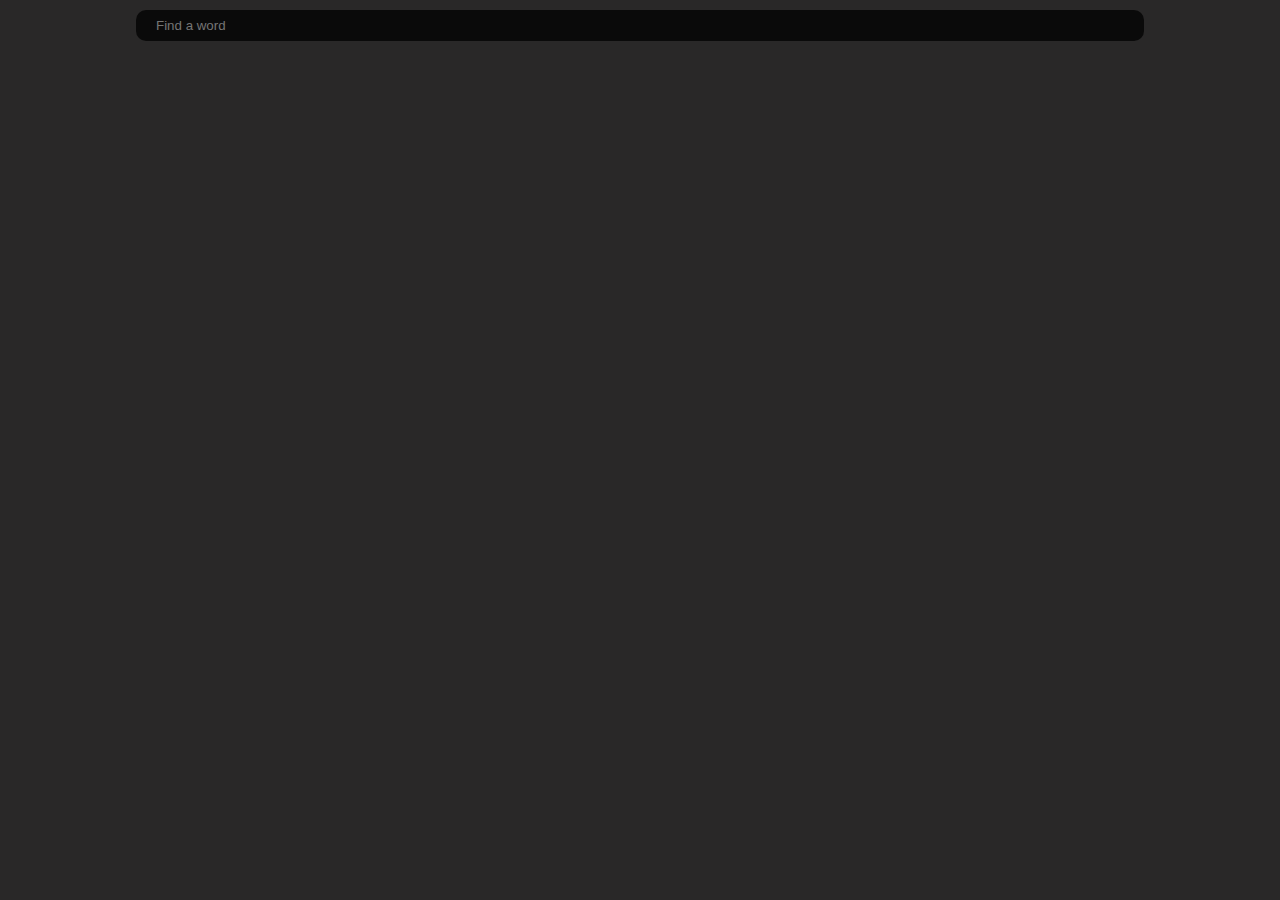
<file: GULSANAM(2)/gulsanam/lug`at.html>
<!DOCTYPE html>
<html lang="en">
<head>
    <meta charset="UTF-8">
    <meta name="viewport" content="width=device-width, initial-scale=1.0">
    <title>Lug`at</title>
    <style>
        *{
            margin: 0;
            padding: 0;
            box-sizing: border-box;

        }
        body{
            color: white;
            background-color: #292828;
        }
        header.header{
            width: 100%;
            padding: 10px;
            display: flex;
            justify-content: center;
            align-items: center;
            position: sticky;
            top: 0;
        }
        header > input[type="text"]{
            width: 80%;
            padding: 8px 20px;
            border: none;
            color: dodgerblue;
            background-color: #0a0a0a;
            border-radius: 10px;
            outline: none;

        }
        main.main{
            width: 80%;
            margin: 30px 10%;
            color: white;
        }
        .flex{
             display: flex;
        }
        .items-center{
            align-items: center;
        }
        .mx-1{
            margin: auto 10px;
        }
        .primary-color{
            color: dodgerblue;
        }
        #define{
            font-size: 19px;
            font-family: Arial, Helvetica, sans-serif;
            text-transform: capitalize;
            margin-top: 10px;
            font-weight: 600;
        }
        .cursor-pointer{
            cursor: pointer;
        }

        .hidden{
            display: none;
        }
        @media screen and (max-width: 880px) {
            header > input[type="text"]{
                width: 90%;
                padding: 15px 20px;
            }
        }
    </style>
</head>
<body>
    <header class="header">
        <input onchange="searchWord()" type="text" id="search" placeholder="Find a word">

    </header>
    <main class="main">
        <h1 id="word"></h1>
        <p id="tarjima" style="margin: 10px auto;"></p>
        <div class="flex items-center primary-color" style="margin-top: 10px;">
        <p id="trans"></p>
        <svg class="mx-1 cursor-pointer hidden" width="20" height="20" id="speak" xmlns="http://www.w3.org/2000/svg" viewBox="0 0 24 24" fill="currentColor" >
            <path d="M13.5 4.06c0-1.336-1.616-2.005-2.56-1.06l-4.5 4.5H4.508c-1.141 0-2.318.664-2.66 1.905A9.76 9.76 0 0 0 1.5 12c0 .898.121 1.768.35 2.595.341 1.24 1.518 1.905 2.659 1.905h1.93l4.5 4.5c.945.945 2.561.276 2.561-1.06V4.06ZM18.584 5.106a.75.75 0 0 1 1.06 0c3.808 3.807 3.808 9.98 0 13.788a.75.75 0 0 1-1.06-1.06 8.25 8.25 0 0 0 0-11.668.75.75 0 0 1 0-1.06Z"/>
            <path d="M15.932 7.757a.75.75 0 0 1 1.061 0 6 6 0 0 1 0 8.486.75.75 0 0 1-1.06-1.061 4.5 4.5 0 0 0 0-6.364.75.75 0 0 1 0-1.06Z" />
          </svg>
          
        </div>
        <p id="define" class="hidden">DEFINITIONS</p>
    </main>
    <script>
        var word = document.querySelector('#word')
        var trans = document.querySelector('#trans')
        var define = document.querySelector('#define')
        var speak = document.querySelector('#speak')
        var tarjimaBox = document.querySelector('#tarjima')



        const ApiKey = 'trnsl.1.1.20240328T172133Z.800fbf38653eb71f.274911e5561765645d307633ea22ebddc2a2156e'

        const url = 'https://translate.yandex.net/api/v1.5/tr.json/translate'



        async function yandexTrans(word){
            const res = await fetch(`${url}?key=${ApiKey}&text=${word}&lang= en-uz`)

            const data = await res. json()
            return data
        } 


        
        async function searchWord() {
            var wordInput = document.querySelector('#search').value
            var searchWord = wordInput.toLowerCase()

            try{
                if(!searchWord){
                    alert("So`zni kiriting!")
                    return
                }
            
                const res = await fetch(`https://api.dictionaryapi.dev/api/v2/entries/en/${searchWord}`)
            const data = await res.json()
            word.innerHTML = data[0].word
            trans.innerHTML = data[0].phonetic
            var audioURL = data[0].phonetics[0].audio 

            let tarjima = await yandexTrans(searchWord)
             tarjimaBox.innerHTML = tarjima.text[0]


             document.querySelector('#search').value = ''
        



            if(audioURL){
                speak.classList.remove('hidden')
            }

            function playAudio(){
                var audio = new Audio()
            }

            speak.onclick = () => {
                playAudio()
            }


            console.log(data[0].word)

            }
            catch(error){
                console.log(error)
            }

            
        }
    </script>
</body>
</html>
</file>
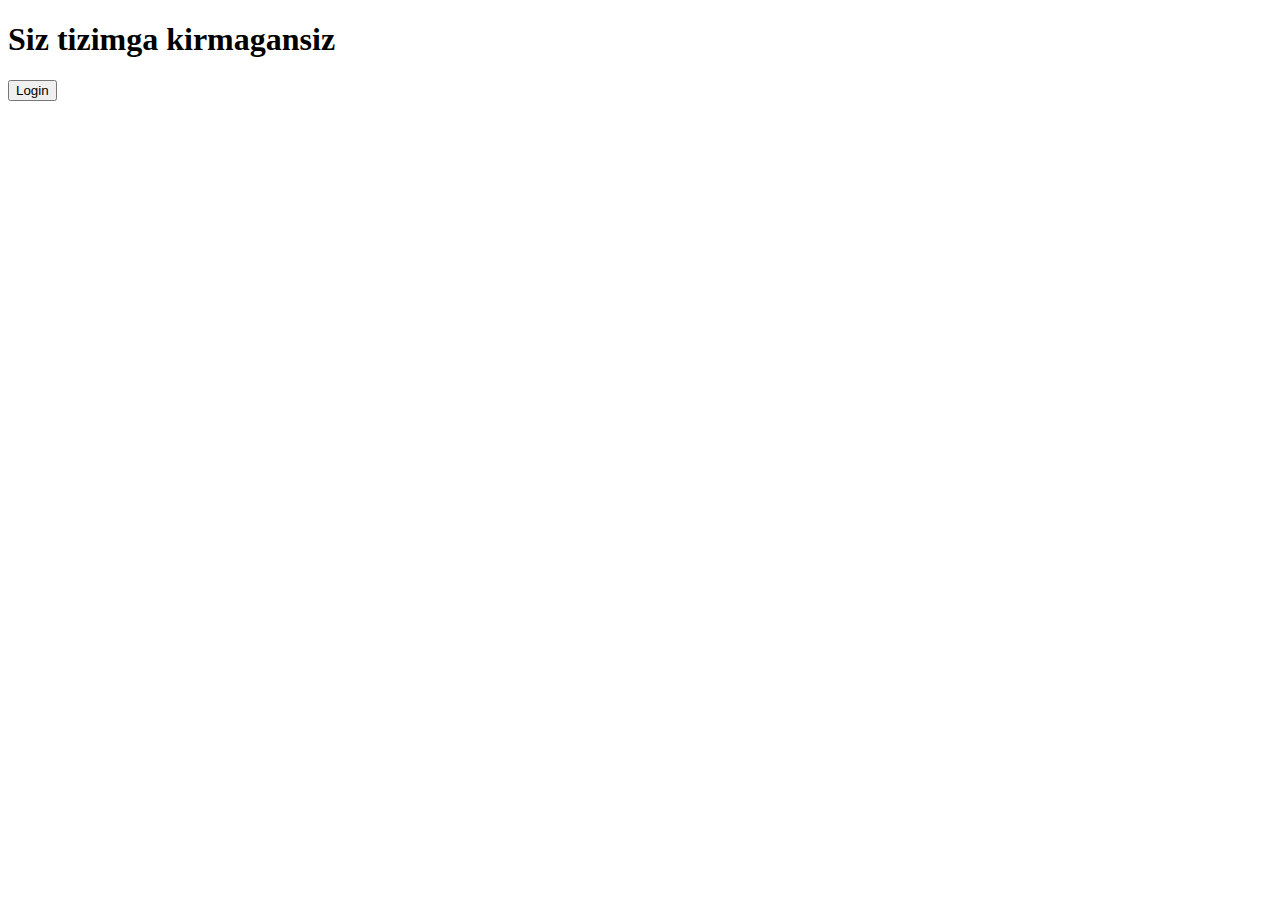
<file: GULSANAM(2)/gulsanam/login/home.html>
<!DOCTYPE html>
<html lang="en">
<head>
    <meta charset="UTF-8">
    <meta name="viewport" content="width=device-width, initial-scale=1.0">
    <title>Home</title>
    <style>
        .hidden{
            display: none;
        }
    </style>
</head>
<body>
    <div class="box">
        <div class="loader"></div>
    </div>

    <div id="auth" class="hidden">
    <h1>Siz tizimga kirmagansiz</h1>
    <a href="./index.html"><button>Login</button></a>
    </div>
    
    
    <h1 id="welcome" class="hidden"><span id="name"></span>, Xush kelibsiz!</h1>
    <button id="out" onclick="logOut()">Log Out</button>
    <script>

        document.addEventListener('DOMContentLoaded', () =>{
            var user = localStorage.getItem('user');        

            if(!user){
                document.querySelector('.box').classList.add('hidden');
                document.querySelector('#auth').classList.remove('hidden')
                document.querySelector('#out').classList.add('hidden')
            }

            const{ isLoggedIn, ism } = JSON.parse(user);
            document.querySelector('#name').innerText = ism
            document.querySelector('.box').classList.add('hidden')
            document.querySelector('#welcome').classList.remove('hidden')
        })
        
        function logOut () {
            localStorage.removeItem('user')
            window.location.href = './index.html'
        }
    </script>

</body>
</html>
</file>
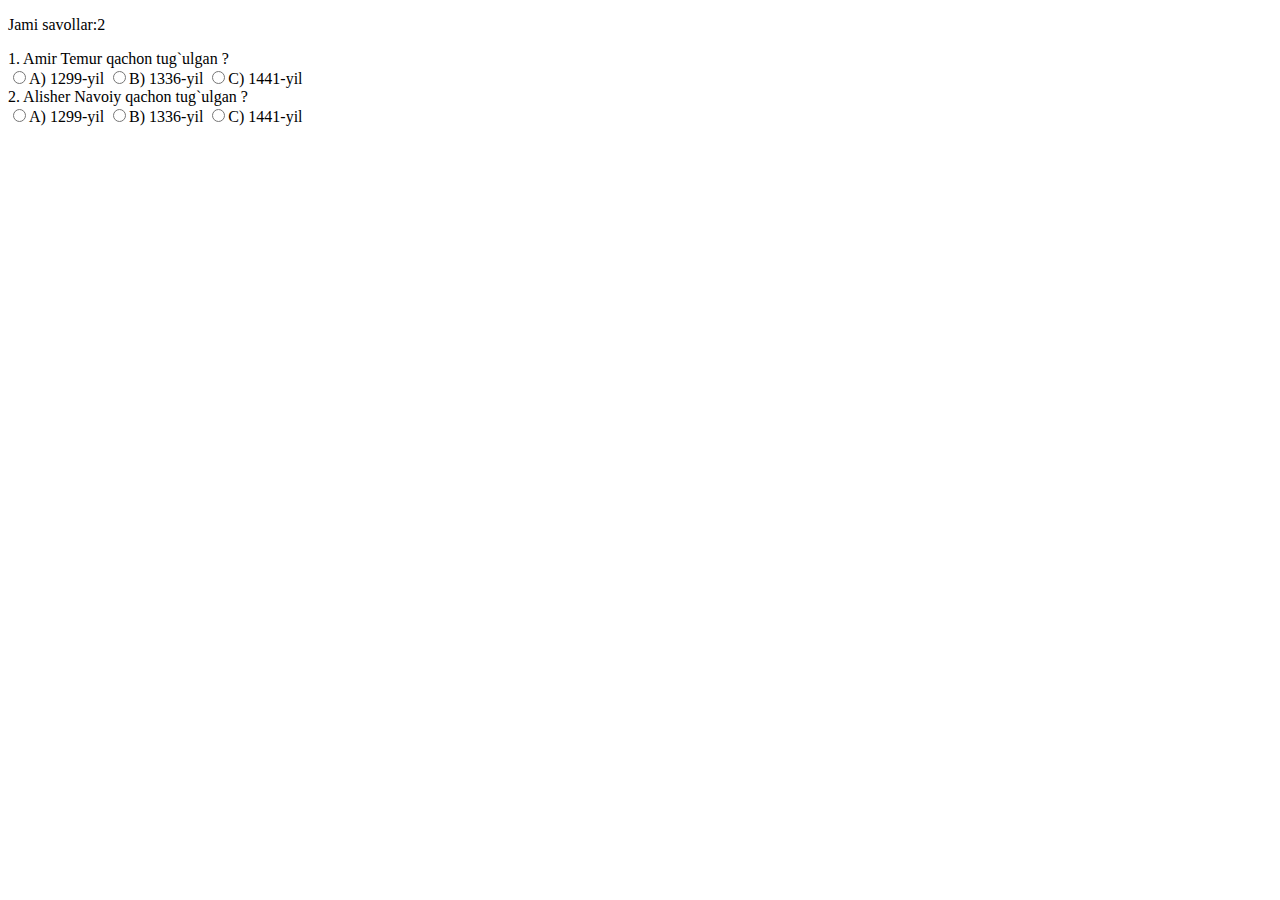
<file: GULSANAM(2)/gulsanam/js_darslari/date/loop.html>
<!DOCTYPE html>
<html lang="en">
<head>
    <meta charset="UTF-8">
    <meta name="viewport" content="width=device-width, initial-scale=1.0">
    <title>Loop</title>
</head>
<body>
    <p id="soni"></p>
    <div id="content"></div>
    <script>
        /*
        var users = ["Sarvar" ,"Laylo", "Muhammad", "Lobar", "Alisher"]
        
        for(var user of users){
            document.getElementById('content').innerHTML += user + "<br>"
        }
        */
       /*
       var user = {
        ism: 'Gulsanam',
        familiyasi: 'Eshquvvatova',
        yoshi: 16,
        shahar:'Xatirchi',
         isComing: true
       
       }
       document.getElementById('content').innerHTML =
       ` Ism: ${user.ism} <br> 
       Familiyasi: ${user.familiyasi} <br>
        Yoshi: ${user.yoshi} <br> 
        Shahri; ${user.shahar}  <br> 
        Darsga qatnashdi: ${user.isComing}`
        */
        var questions = [
            {
                q: "Amir Temur qachon tug`ulgan ?",
                variantlar: [
                    'A) 1299-yil',
                    'B) 1336-yil',
                    'C) 1441-yil'

                ],
                javob: 1
            },
            {
                q: "Alisher Navoiy qachon tug`ulgan ?",
                variantlar: [
                    'A) 1299-yil',
                    'B) 1336-yil',
                    'C) 1441-yil'

                ],
                javob: 2
            }
        ]
        document.getElementById('soni').innerText = 'Jami savollar:' + questions.length
       questions.forEach((question, index) => {
        document.getElementById('content').innerHTML +=`
        <div>
            
            <label>${index+1}. ${question.q}</label><br>
            <div>
                <input type="radio" value="${question.variantlar[0]}" name="q_${index}"><span>${question.variantlar[0]}</span>
                <input type="radio" value="${question.variantlar[1]}" name="q_${index}"><span>${question.variantlar[1]}</span>
                <input type="radio" value="${question.variantlar[2]}" name="q_${index}"><span>${question.variantlar[2]}</span>
            </div>
        </div>  
                `
        })
    </script>
    
</body>
</html>
</file>
<file: GULSANAM(2)/gulsanam/marico/style.css>
*{
	box-sizing: border-box;
	margin: 0;
	padding: 0;
	font-family: "Poppins", sans-serif;
}

body{
	background: #171718;
}

.navbar{
	width: 80%;
	margin: 5px 10%;
	display: flex;
	justify-content: space-between;
	align-items: center;
	padding: 25px 20px;
}

.logo{
	font-size: 37px;
	line-height: 56px;
	font-family: "Poppins",sans-serif;
	text-decoration: none;
	color: white;
}

.menu{
	list-style: none;
	display: flex;
	align-items: center;
	font-family: "Poppins", sans-serif;
}

.menu-item{
	display: flex;
	align-items: center;
	margin: auto 15px;
	color: #707070;
}

.menu-item > .menu-link{
	color: #707070;
	line-height: 30px;
	font-size: 20px;
	font-weight: 500;
	text-decoration: none;
}

.menu-item > .active{
	color: #3C82F4;
}

.mx-1{
	margin: auto 5px;
}

.mx-2{
	margin: auto 10px;
}

.w-6{
	width:652;
}


.buttons{
	display: flex;
	align-items: center;
}

.btn{
	color: #707070;
	font-size: 20px;
	line-height: 30px;
	border-radius: 10px;
	cursor: pointer;
	padding: 8px  15px;
}

button.dark{
	background: transparent;
	border: none;
}

button.primary{
	color:white;
	background: #306EF7;
	border: 1px solid #306EF7;
}

.hero-section{
	width: 100%;
	height: 80vh;
	display: flex;
	flex-direction: column;
	justify-content: center;
	align-items: center;
}

.hero-headline{
	text-align: center;
}

h1.hero-text{
	font-size: 112px;
	color: white;
	font-weight: 700;
	line-height: 88px;

}

h2.hero-text{
	font-size: 80px;
	background: linear-gradient(90deg, #FE6783
, #FFBF84);
	background-clip: text;
	color: transparent;

}

.text-small{
	font-size: 30px;
	font-weight: 500;
	line-height: 40px;
	color: white;
	text-align: center;
}

.padding-2{
	padding: 8px  15px;
}

.btn-outline{
	border: 1px solid #707070;
	background: transparent;
	font-size: 15px;
	font-weight: 400;
}

.my-1{
   margin: 10px 0;
}


.my-2{
   margin: 20px 0;
}

.my-3{
   margin: 30px 0;
}

.round-parent{
	width: 20px;
	height: 20px;
	line-height: 28.6px;
	border-radius: 100%;
	background: rgba(0, 255, 0, 0.3);
	display: flex;
	justify-content: center;
	align-items: center;
}

.round-child{
	width: 10px;
	height: 10px;
	line-height: 28.6px;
	border-radius: 100%;
	background: #0FC65C;
}

.icon-text{
	display: flex;
	justify-content: center;
	align-items: center;
	color: #707070;
	font-size: 20px;
	line-height: 37px;
	font-weight: 400;

}

.bold{
  font-weight: 700;
  line-height: 38px;
  color: white;
}

.text-healine{
	display: flex;
	flex-direction: column;
	justify-content: center;
	align-items: center;
	margin: 40px auto;
}


.text-healine > h1{
	margin-top:30px ;
    font-size: 50px;
    color: white;
}

.reasons{
	display: flex;
	justify-content: center;
	align-items: center;
	margin-top: 20px;
	color: white;
}

.why-reasion{
   margin: auto 30px;
   text-align: center;
}

.why-reasion > h1{
   font-size: 25px;
   font-weight: 600;
   line-height: 52px;
}

.why-reasion > p{
	color: #707070;
	line-height: 33px;
	font-weight: 400;
	font-size: 16px;
}


.emoji-text{
	display: flex;
	align-items: center;
}

.step-1{
	margin-top: 100px;
}

.text-step{
	font-size: 20px;
	font-weight: 600;
	color: #3D82F2;
}

.text-gray{
	color: #707070;
}

.step-2{
	width: 80%;
	margin: 20px 10%;
	display: flex;
	justify-content: space-around;
	align-items: flex-start;
}

.col{
	width: 35%;
	display: flex;
	flex-direction: column;
	justify-content: center;
}

.home-text{
	color: white;
	font-size: 18px;
	line-height: 45px;
	font-weight: thin;
}

.text-box{
	color: white;
	line-height: 40px;
	padding: 30px auto;
}

.content{
	font-size: 45px;
	font-weight: 600;
	line-height: 70px;
}

.text-blue{
	color: #3C82F4;
}

.list{
	color: white;
	margin: 20px 0;
}

li::marker{
  background: #2D2D2D;
  width: 10px;
  height: 10px;
  border: none;
  border-radius: 100%;
}

.mr-1{
	margin-right: 10px;
}

.ml-1{
	margin-left: 10px;
}

.line-h-3{
	line-height: 30px;
}

.my-4{
	margin: 40px 0;
}

.text-center{
	text-align: center;
}
.text-green{
	color:#0FC65C;
	font-size: 17px;
	line-height: 45px;
	font-weight: 400;
}
.flex{
	display: flex;
}

.justify-center{
	justify-content: center;
}
.items-center{
	align-items: center;
}
.flex-col{
	flex-direction: column;
}
.text-white{
	color: white;
}
.w-100{
	width: 100%;
	
}
.audience{
	width: 100%;
	height: 500px;
	background-image: url(./images/Image_2.png);
	background-size: cover;
	background-repeat: no-repeat;
}
.justify-between{
	justify-content: space-between;
}
footer{
	width: 80%;
	margin: 30px 10%;
}
</file>
